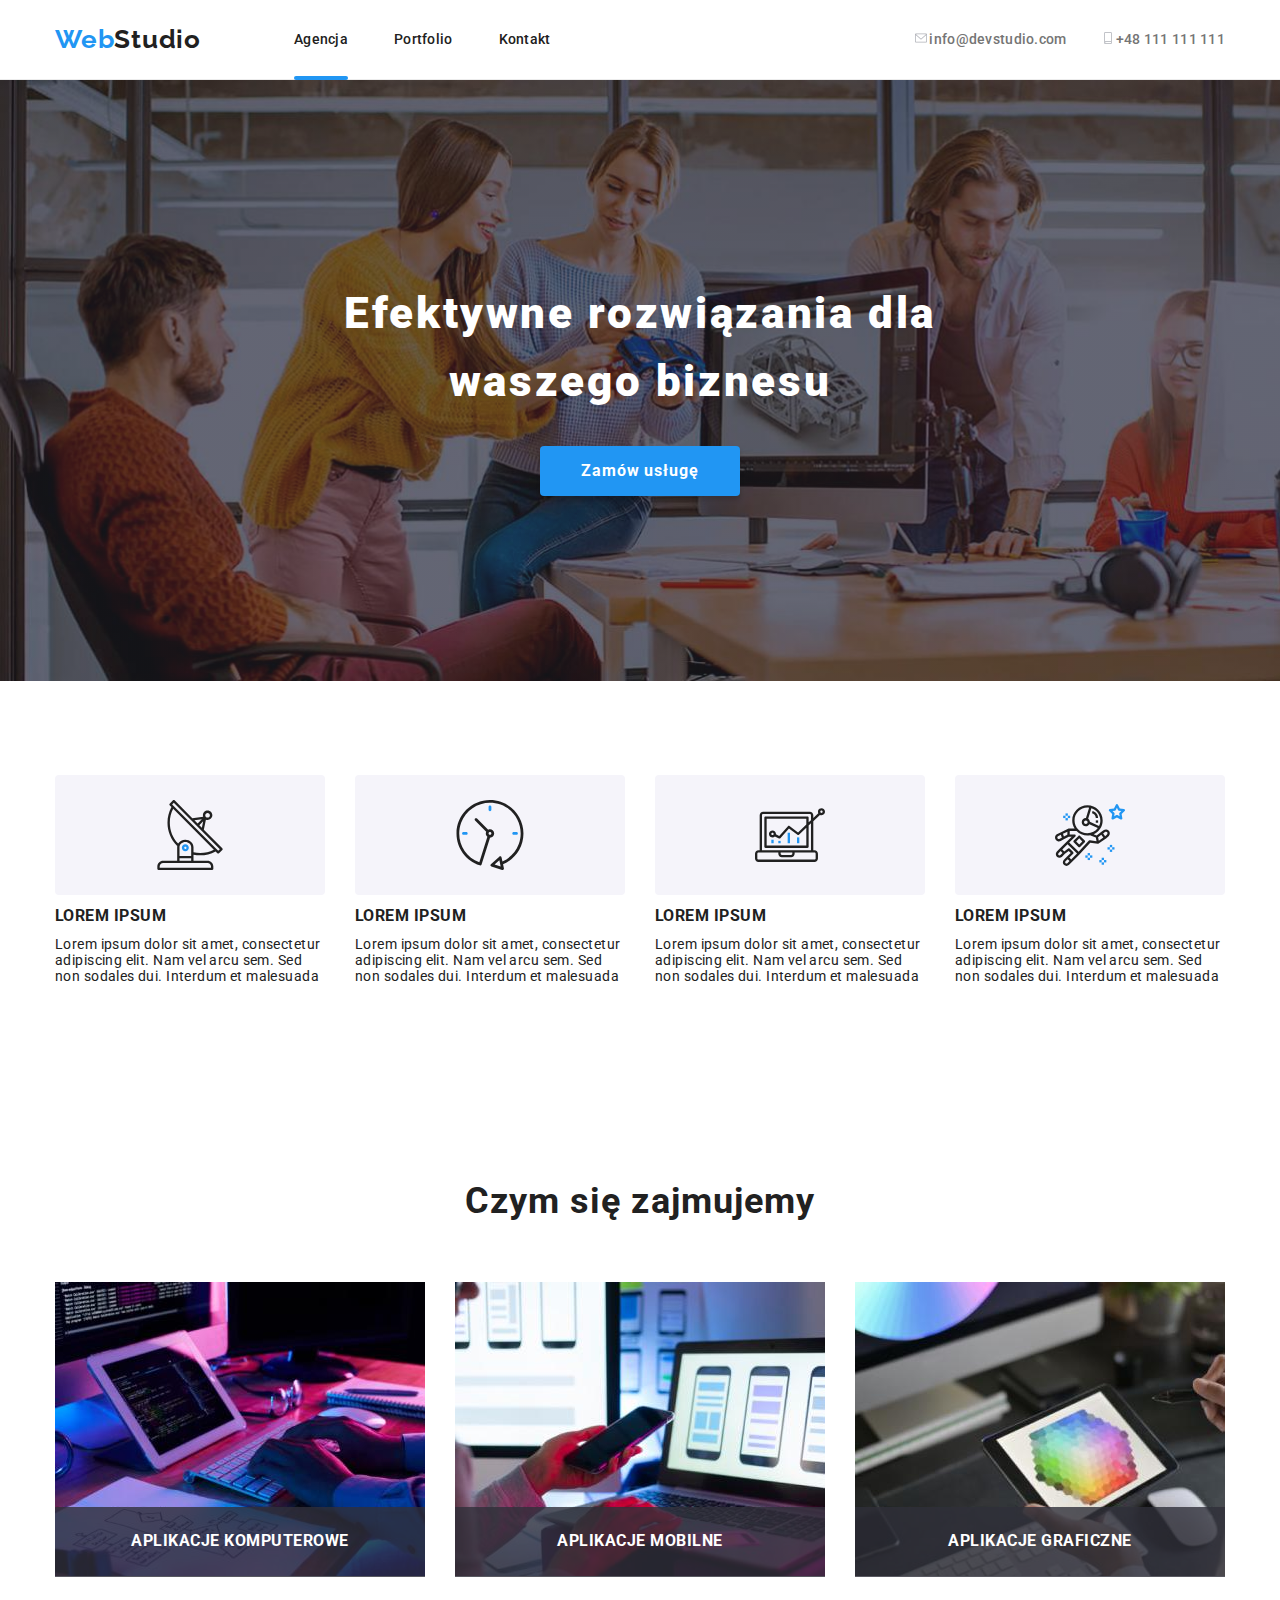
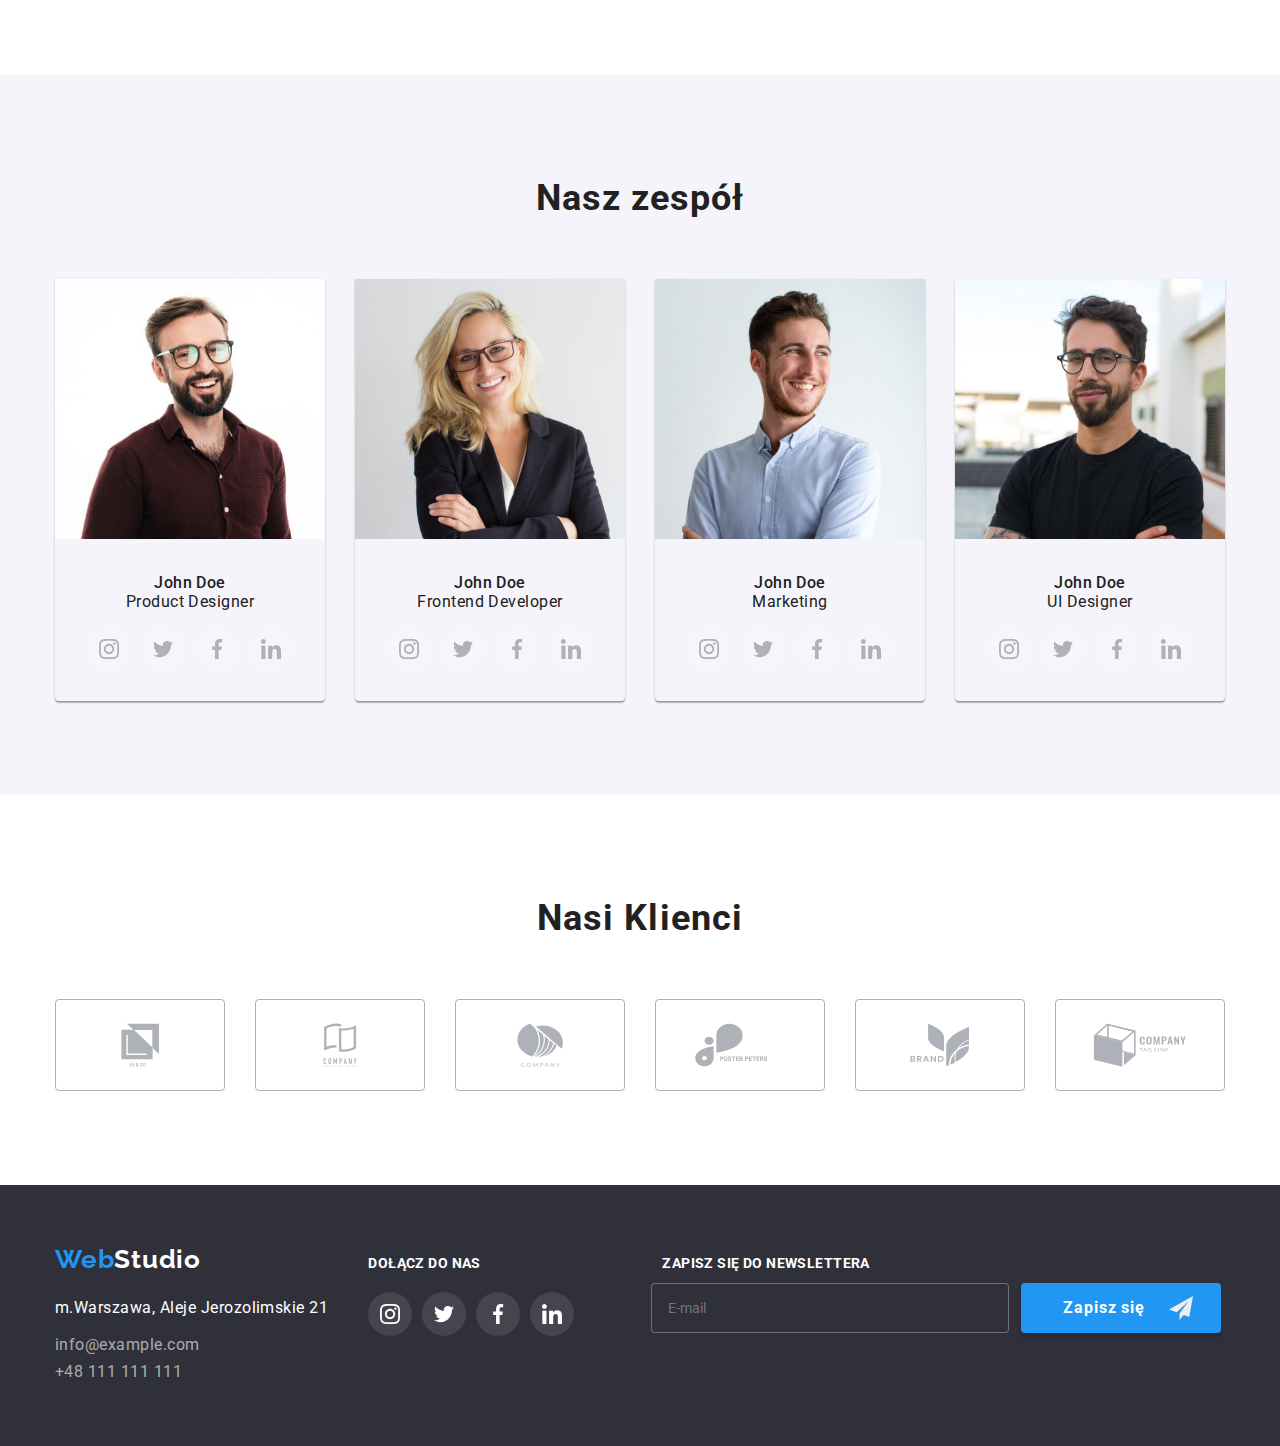
<file: index.html>
<!DOCTYPE html>
<html lang="en">
<head>
    <meta charset="UTF-8">
    <meta http-equiv="X-UA-Compatible" content="IE=edge">
    <meta name="viewport" content="width=device-width, initial-scale=1.0">
    <title>Webstudio</title>
    <link rel="stylesheet" href="https://cdnjs.cloudflare.com/ajax/libs/modern-normalize/1.0.0/modern-normalize.min.css"/>
    <link rel="stylesheet" href="css/main.min.css" type="text/css" media="all">
    <link rel="preconnect" href="https://fonts.googleapis.com">
    
<link rel="preconnect" href="https://fonts.gstatic.com" crossorigin>
<link href="https://fonts.googleapis.com/css2?family=Open+Sans:ital,wght@0,700;1,400&family=Raleway:wght@700&family=Roboto:wght@400;500;700;900&display=swap" rel="stylesheet">
</head>
<body>
    
     
        <header class="header">
            <div class="container">
                <nav class="navigation">
                    <ul class="navigation__list">
                    <li> 
                        <a  class="logo" href="./index.html" alt="logotype page"> <span class="logo-blue">Web</span>Studio</a></li>
                        <li>
                            <a  class="navigation__link index-link" href="./index.html"> Agencja</a></li>
                        <li>
                            <a  class="navigation__link" href="./portfolio.html">Portfolio</a></li>
                        <li>
                            <a  class="navigation__link" href="#"> Kontakt</a></li>
                    </ul>
                </nav>
                <div class="header-adress">
                                                  
                            <a class=header-adress__link href="mailto:info@devstrudio.com">
                                <svg class="envelope" width="16" height="12">
                                    <use href="./images/sprite.svg#icon-envelope"></use></svg>info@devstudio.com</a>
                                
                                                             
                            <a class=header-adress__link href="tel:+48111111111">
                                <svg class="smartphone" width="16" height="12">
                                    <use href="./images/sprite.svg#icon-smartphone"></use></svg>+48 111 111 111</a> 
                               
                     
                 </div>
            </div>  
        </header>
         
        <main>
            <section class="hero section">
                <div class="container">
                <h1 class="hero__title">Efektywne rozwiązania
                    dla waszego biznesu</h1>
                <input class="button" type="button" value="Zamów usługę" data-modal-open>
                </div>
            </section>
            <section class="lorem section">
                <div class="container">
                    
                
                    <ul class="lorem-list">
                        
                        <li class="lorem-list__element">
                            <div class="lorem-list__background">
                                <svg class="icon-antena" witdh="65" height="70">
                                    <use href="./images/sprite.svg#icon-antena"></use>
        
                                </svg>
                            </div>
                            <h3 class="lorem-ipsum__header">Lorem Ipsum</h3> 
                            <p class="lorem-ipsum__text">Lorem ipsum dolor sit amet, consectetur  
                            adipiscing elit. Nam vel arcu sem. Sed 
                            non sodales dui. Interdum et malesuada</p> 
                        </li>
                        
                        <li class="lorem-list__element">
                            
                            <div class="lorem-list__background">
                                <svg class="icon-clock" witdh="65" height="70">
                                    <use href="./images/sprite.svg#icon-clock"></use>
        
                                </svg>
                            </div>
                            <h3 class="lorem-ipsum__header">Lorem Ipsum</h3> 
                            <p class="lorem-ipsum__text">Lorem ipsum dolor sit amet, consectetur  
                            adipiscing elit. Nam vel arcu sem. Sed 
                            non sodales dui. Interdum et malesuada</p>
                        </li>
                        
                        <li class="lorem-list__element">
                            <div class="lorem-list__background">
                                <svg class="icon-diagram" witdh="65" height="70">
                                    <use href="./images/sprite.svg#icon-diagram"></use>
        
                                </svg>
                            </div>
                            <h3 class="lorem-ipsum__header">Lorem Ipsum</h3> 
                            <p class="lorem-ipsum__text">Lorem ipsum dolor sit amet, consectetur  
                            adipiscing elit. Nam vel arcu sem. Sed 
                            non sodales dui. Interdum et malesuada</p> 
                        </li>
                        
                        <li class="lorem-list__element">
                            <div class="lorem-list__background">
                                <svg class="icon-astronaut" witdh="65" height="70">
                                    <use href="./images/sprite.svg#icon-astronaut"></use>
        
                                </svg>
                            </div>
                            <h3 class="lorem-ipsum__header">Lorem Ipsum</h3> 
                            <p class="lorem-ipsum__text">Lorem ipsum dolor sit amet, consectetur  
                            adipiscing elit. Nam vel arcu sem. Sed 
                            non sodales dui. Interdum et malesuada</p>
                        </li>
                    </ul>
                </div>
            </section>
            <section class="work section">
                <div class="container">
                <h2 class="work__header">Czym się zajmujemy</h2>
                    <ul class="work-list list">
                        <li class="work-list__image"><img src="images/img1.1.jpg" width="370" height="294" alt="working on data"/>
                            <p class="work-img__description">aplikacje komputerowe</p>    
                        </li>
                        <li class="work-list__image"><img src="images/img1.2.jpg" width="370" height="294" alt="making a mobile apps"/><p class="work-img__description">aplikacje mobilne</p>  </li>
                        
                        <li class="work-list__image"><img src="images/img1.3.jpg" width="370" height="294" alt="creating the final appearance of the application"/><p class="work-img__description">aplikacje graficzne</p>  </li>
                    </ul>
                </div>
            </section>
            
            <section class="team section">
                <div class="container">
                    <h2 class="team-header">Nasz zespół</h2>
                        <ul class="team-list list">
                            <li class="team__card">
                               
                                    <img src="images/img2.1.jpg" width="270" height="260" alt="photo of John Doe, product designer"/>
                                <div class="team-list__figure">
                                        <h3 class="team-list__name">John Doe</h3>
                                        <p class="team-list__position">Product Designer</p>
                                    <ul class="social-list list">
                                        <li>
                                            <a class="social-list__link" href="#">
                                                <svg class="social-icon" witdh="20" height="20">
                                                <use href="./images/sprite.svg#icon-instagram"></use>
                    
                                                </svg>
                                            </a>
                                        </li>
                                        <li>
                                            <a class="social-list__link" href="#">
                                                <svg class="social-icon" witdh="20" height="20">
                                                <use href="./images/sprite.svg#icon-twitter"></use>
                    
                                                </svg>
                                            </a>
                                        </li>
                                        <li>
                                            <a class="social-list__link" href="#">
                                                <svg class="social-icon" witdh="20" height="20">
                                                <use href="./images/sprite.svg#icon-facebook"></use>
                    
                                                </svg>
                                            </a>
                                        </li>
                                        <li>
                                            <a class="social-list__link" href="#">
                                                <svg class="social-icon" witdh="20" height="20">
                                                <use href="./images/sprite.svg#icon-linkedin"></use>
                    
                                                </svg>
                                            </a>
                                        </li>
                                        
                                    </ul>    
                                </div> 
                                    
                                        
                                    
                            </li> 
                            
                                
                                <li class="team__card">
                                    
                                    <img src="images/img2.2.jpg" width="270" height="260" alt="photo of John Doe, frontedn developer"/>
                                        <div class="team-list__figure">
                                                <h3 class="team-list__name">John Doe</h3>
                                                <p class="team-list__position">Frontend Developer</p>
                                                <ul class="social-list list">
                                                    <li>
                                                        <a class="social-list__link" href="#">
                                                            <svg class="social-icon" witdh="20" height="20">
                                                            <use href="./images/sprite.svg#icon-instagram"></use>
                                
                                                            </svg>
                                                        </a>
                                                    </li>
                                                    <li>
                                                        <a class="social-list__link" href="#">
                                                            <svg class="social-icon" witdh="20" height="20">
                                                            <use href="./images/sprite.svg#icon-twitter"></use>
                                
                                                            </svg>
                                                        </a>
                                                    </li>
                                                    <li>
                                                        <a class="social-list__link" href="#">
                                                            <svg class="social-icon" witdh="20" height="20">
                                                            <use href="./images/sprite.svg#icon-facebook"></use>
                                
                                                            </svg>
                                                        </a>
                                                    </li>
                                                    <li>
                                                        <a class="social-list__link" href="#">
                                                            <svg class="social-icon" witdh="20" height="20">
                                                            <use href="./images/sprite.svg#icon-linkedin"></use>
                                
                                                            </svg>
                                                        </a>
                                                    </li>
                                                    
                                                </ul>    
                                        </div> 
                                    </li>
                                <li class="team__card">
                                        <img src="images/img2.3.jpg" width="270" height="260" alt="photo of John Doe, marketing"/>
                                        <div class="team-list__figure">
                                            <h3 class="team-list__name">John Doe</h3>
                                            <p class="team-list__position">Marketing</p>
                                            <ul class="social-list list">
                                                <li>
                                                    <a class="social-list__link" href="#">
                                                        <svg class="social-icon" witdh="20" height="20">
                                                        <use href="./images/sprite.svg#icon-instagram"></use>
                            
                                                        </svg>
                                                    </a>
                                                </li>
                                                <li>
                                                    <a class="social-list__link" href="#">
                                                        <svg class="social-icon" witdh="20" height="20">
                                                        <use href="./images/sprite.svg#icon-twitter"></use>
                            
                                                        </svg>
                                                    </a>
                                                </li>
                                                <li>
                                                    <a class="social-list__link" href="#">
                                                        <svg class="social-icon" witdh="20" height="20">
                                                        <use href="./images/sprite.svg#icon-facebook"></use>
                            
                                                        </svg>
                                                    </a>
                                                </li>
                                                <li>
                                                    <a class="social-list__link" href="#">
                                                        <svg class="social-icon" witdh="20" height="20">
                                                        <use href="./images/sprite.svg#icon-linkedin"></use>
                            
                                                        </svg>
                                                    </a>
                                                </li>
                                                
                                            </ul>    
                                    </div> 
                                            
                                        </li>
                                    <li class="team__card">
                                        <img src="images/img2.4.jpg" width="270" height="260" alt="photo of John Doe, UI designer"/>
                                        <div class="team-list__figure">
                                            <h3 class="team-list__name">John Doe</h3>
                                            <p class="team-list__position">UI Designer</p>
                                            <ul class="social-list list">
                                                <li>
                                                    <a class="social-list__link" href="#">
                                                        <svg class="social-icon" witdh="20" height="20">
                                                        <use href="./images/sprite.svg#icon-instagram"></use>
                            
                                                        </svg>
                                                    </a>
                                                </li>
                                                <li>
                                                    <a class="social-list__link" href="#">
                                                        <svg class="social-icon" witdh="20" height="20">
                                                        <use href="./images/sprite.svg#icon-twitter"></use>
                            
                                                        </svg>
                                                    </a>
                                                </li>
                                                <li>
                                                    <a class="social-list__link" href="#">
                                                        <svg class="social-icon" witdh="20" height="20">
                                                        <use href="./images/sprite.svg#icon-facebook"></use>
                            
                                                        </svg>
                                                    </a>
                                                </li>
                                                <li>
                                                    <a class="social-list__link" href="#">
                                                        <svg class="social-icon" witdh="20" height="20">
                                                        <use href="./images/sprite.svg#icon-linkedin"></use>
                            
                                                        </svg>
                                                    </a>
                                                </li>
                                                
                                            </ul>    
                                    </div> 
                                        </li>
                        </ul>
               </div>
            </section>


        </main>

        <section class="customers section">
            <div class="container">
                <h2>Nasi Klienci</h2>
                 <ul class="customers-list list">
                     <li class="customers-list__card">
                        <a class="customers-list__link" href="#">
                            <svg class="customers-icon" witdh="94" height="44">
                            <use href="./images/sprite.svg#icon-group1"></use>
        
                            </svg>
                        </a>
                    </li>
                    <li class="customers-list__card">
                        <a class="customers-list__link" href="#">
                            <svg class="customers-icon" witdh="94" height="44">
                            <use href="./images/sprite.svg#icon-group2"></use>
        
                            </svg>
                        </a>
                    </li>
                    <li class="customers-list__card">
                        <a class="customers-list__link" href="#">
                            <svg class="customers-icon" witdh="94" height="44">
                            <use href="./images/sprite.svg#icon-group3"></use>
        
                            </svg>
                        </a>
                    </li>
                    <li class="customers-list__card">
                        <a class="customers-list__link" href="#">
                            <svg class="customers-icon" witdh="94" height="44">
                            <use href="./images/sprite.svg#icon-group4"></use>
        
                            </svg>
                        </a>
                    </li>
                    <li class="customers-list__card">
                        <a class="customers-list__link" href="#">
                            <svg class="customers-icon" witdh="94" height="44">
                            <use href="./images/sprite.svg#icon-group5"></use>
        
                            </svg>
                        </a>
                    </li>
                    <li class="customers-list__card">
                        <a class="customers-list__link" href="#">
                            <svg class="customers-icon" witdh="94" height="44">
                            <use href="./images/sprite.svg#icon-group6"></use>
        
                            </svg>
                        </a>
                    </li>





                 </ul>
            
            
            
            </div>



        </section>
        
        <footer class="footer">
            <div class="container">
                <div class="footer-contact">
                    <a class="footer-contact__logo" href="./index.html" class="navigation__link" alt="logotype page"> <span class="logo-blue">Web</span>Studio</a>
                    <p class="footer-contact__adress">m.Warszawa, Aleje Jerozolimskie 21</p>
                    <address>
                    <a class=footer-contact__link href="mailto:info@example.com">info@example.com</a><br/>
                    <a class=footer-contact__link href="tel:+48111111111">+48 111 111 111</a>
                    </address>
                </div>
                    
                    <div class="footer-social"> 
                        <h4 class="footer-social__title">Dołącz do nas</h4>
                        <ul class="footer-social__list list">
                            <li>
                                <a class="footer-social__link" href="#">
                                    <svg class="footer-social__icon" witdh="20" height="20">
                                    <use href="./images/sprite.svg#icon-instagram"></use>

                                    </svg>
                                </a>
                            </li>
                            <li>
                                <a class="footer-social__link" href="#">
                                    <svg class="footer-social__icon" witdh="20" height="20">
                                    <use href="./images/sprite.svg#icon-twitter"></use>

                                    </svg>
                                </a>
                            </li>
                            <li>
                                <a class="footer-social__link" href="#">
                                    <svg class="footer-social__icon" witdh="20" height="20">
                                    <use href="./images/sprite.svg#icon-facebook"></use>

                                    </svg>
                                </a>
                            </li>
                            <li>
                                <a class="footer-social__link" href="#">
                                    <svg class="footer-social__icon" witdh="20" height="20">
                                    <use href="./images/sprite.svg#icon-linkedin"></use>

                                    </svg>
                                </a>
                            </li>
                            
                        </ul>
                    </div> 
                    <div class="footer-form-wrapper">
                        <h4 class="footer-title">Zapisz się do newslettera</h4>
                    <form class="footer__form">
                        
                        <label class="footer__form-field">
                            <input class="footer__form-input" type="email" name="footer-form-mail" placeholder="E-mail">

                        </label>
                    
                        <button class="footer__button" type="submit">Zapisz się
                        <svg for="footer__button" class="footer__form-icon" witdh="16" height="16">
                            <use href="./images/sprite.svg#icon-icon-send"></use>

                            </svg>
                        </button>
                    </div>
                    </form>
                
            </div>    
        </footer>
        <div class="backdrop is-hidden" data-modal>
            <div class="modal">
                <h4 class="modal-form__title">Zostaw swoje dane w formularzu poniżej</h4>
                <Form action="#" class="modal-form">
                    <label for="" class="modal-form__field">
                        Imie
                        <span class="modal-form__wrapper">
                            
                        <input class="modal-form__input" type="text" name="modal-form-username"> 
                        <svg class="modal-form__icon" witdh="16" height="16">
                            <use href="./images/sprite.svg#icon-Vector-2"></use>

                            </svg>
                        </span>
                    </label>
                    <label class="modal-form__field">
                        Telefon
                        <span class="modal-form__wrapper">
                          
                            <input class="modal-form__input" type="tel" name="modal-form-telephone">
                            <svg class="modal-form__icon" witdh="16" height="16">
                                <use href="./images/sprite.svg#icon-Vector-1"></use>
    
                                </svg>
                            </span>
                    </label>
                    <label class="modal-form__field">
                        Email
                        <span class="modal-form__wrapper">
                            
                            <input class="modal-form__input" class="mail" name="modal-form-mail">
                            <svg class="modal-form__icon" witdh="16" height="16">
                                <use href="./images/sprite.svg#icon-Vector"></use>
    
                                </svg>

                        </span>

                    </label>
                    <label class="modal-form__field">
                        Komentarz
                        <textarea class="modal-form__message" name="modal-form-user_meassage" placeholder="Wprowadź tekst"></textarea>

                    </label>
                    <input id="user-policy" class="visually-hidden" type="checkbox" name="user_policy" value="accept-policy">
                    <label for="user-policy" class="modal__form-policy-text">
                       Wyrażam zgodę na <a class="user-policy__link" href="#"> Regulamin</a> i <a class="user-policy__link" href="#">Politykę Prywatności</a>
                    </label>
                </Form>

                <input class="form__button" type="button" value="Wyślij">
                
                <button type="button" class="close-btn" data-modal-close>
                    <svg width="11px" height="11px">
                        <use href="./images/sprite.svg#icon-close"></use>
                    </svg>

                </button>

            </div>


        </div>
    <script src="./js/modal.js"></script> 
</body>

</html>
</file>
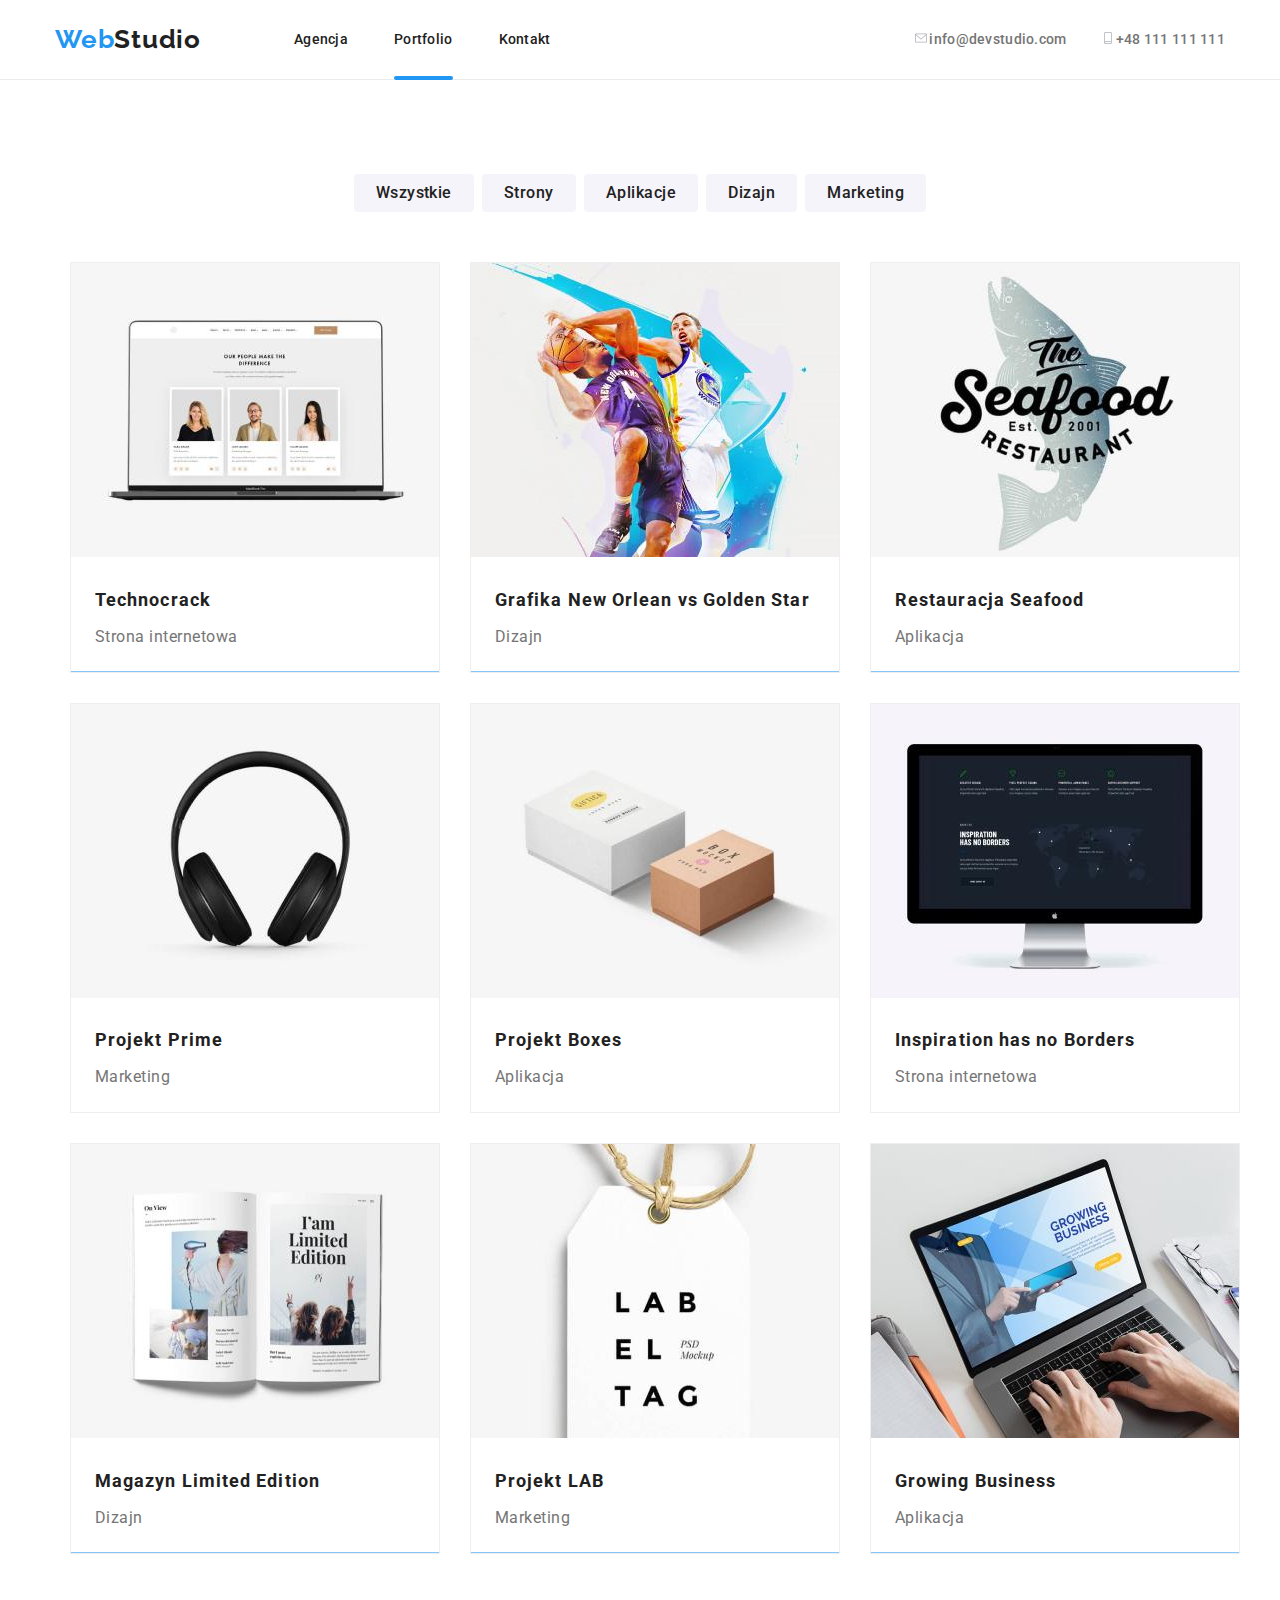
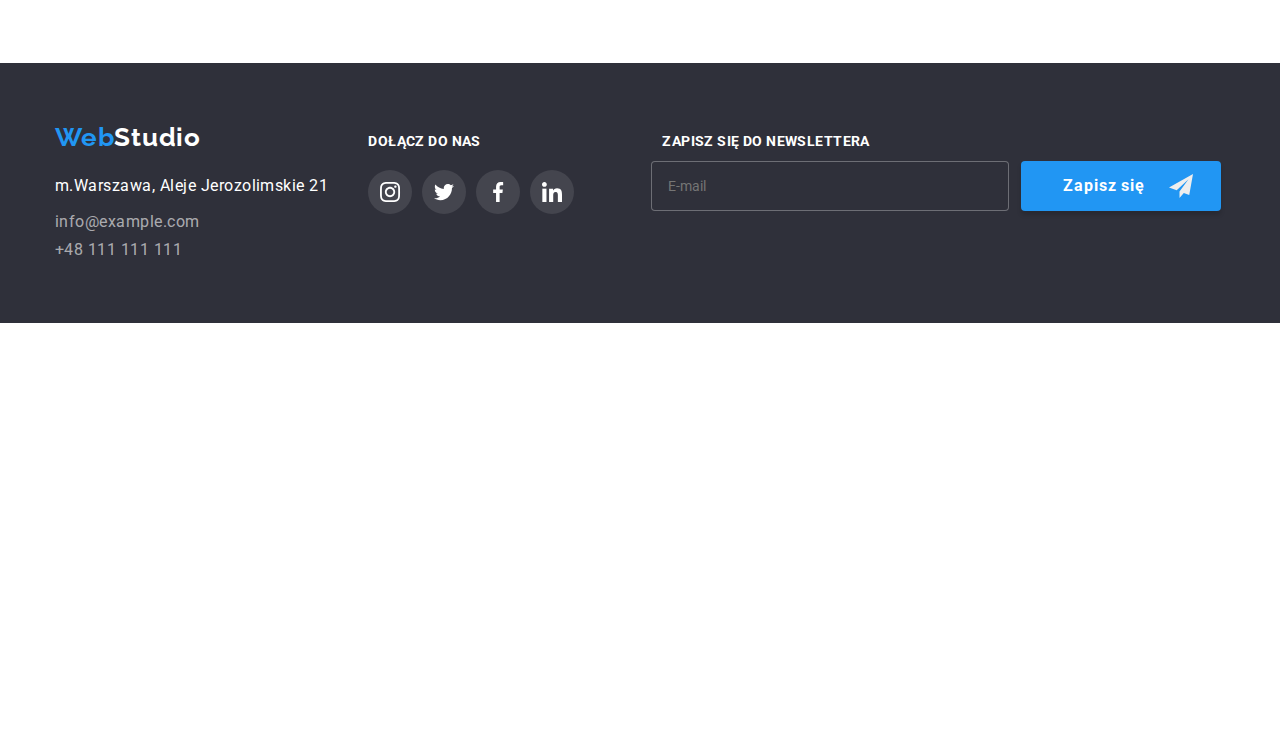
<file: portfolio.html>
<!DOCTYPE html>
<html lang="en">
<head>
    <meta charset="UTF-8">
    <meta http-equiv="X-UA-Compatible" content="IE=edge">
    <meta name="viewport" content="width=device-width, initial-scale=1.0">
    <title>Portfolio</title>
    <link rel="stylesheet" href="https://cdnjs.cloudflare.com/ajax/libs/modern-normalize/1.0.0/modern-normalize.min.css"/>
    <link rel="stylesheet" href="css/main.min.css">
    <link rel="stylesheet" href="https://cdnjs.cloudflare.com/ajax/libs/animate.css/4.1.1/animate.min.css"/>
    <link rel="preconnect" href="https://fonts.googleapis.com">
<link rel="preconnect" href="https://fonts.gstatic.com" crossorigin>
<link href="https://fonts.googleapis.com/css2?family=Open+Sans:ital,wght@0,700;1,400&family=Raleway:wght@700&family=Roboto:wght@400;500;700;900&display=swap" rel="stylesheet">
</head>
<body>
    <header class="header">
        <div class="container">
            <nav class="nagivation">
                <ul class="navigation__list">
                <li> 
                    <a  class="logo" href="./index.html" alt="logotype page"> <span class="logo-blue">Web</span>Studio</a></li>
                    <li>
                        <a  class="navigation__link" href="./index.html"> Agencja</a></li>
                    <li>
                        <a  class="navigation__link portfolio-link" href="./portfolio.html">Portfolio</a></li>
                    <li>
                        <a  class="navigation__link" href="#"> Kontakt</a></li>
                </ul>
            </nav>
            <div class="header-adress">
                                                  
                <a class=header-adress__link  href="mailto:info@devstrudio.com">
                    <svg class="envelope" width="16" height="12">
                        <use href="./images/sprite.svg#icon-envelope"></use></svg>info@devstudio.com</a>
                    
                                                 
                <a class=header-adress__link href="tel:+48111111111">
                    <svg class="smartphone" width="16" height="12">
                        <use href="./images/sprite.svg#icon-smartphone"></use></svg>+48 111 111 111</a> 
                   
         
     </div>
        </div>  
    </header>
     <main>
         
        <section class="filtr section">
            <div class="container">
                <ul class="buttons-list list">
                    <li class="buttons-list__item"><button class="buttons-list__button" type="button">Wszystkie</button></li> 
                    <li class="buttons-list__item"><button class="buttons-list__button" type="button">Strony</button></li> 
                    <li class="buttons-list__item"><button class="buttons-list__button" type="button">Aplikacje</button></li> 
                    <li class="buttons-list__item"><button class="buttons-list__button" type="button">Dizajn</button></li> 
                    <li class="buttons-list__item"><button class="buttons-list__button" type="button">Marketing</button></li> 
                </ul>
        <!-- portfolio-images
             -->
                <ul class="projects-list list">
                   
                    <li class="projects-list__card">
                        <div class="projects-list__box">
                        <img src="images/1.technocrack.jpg" width="370" height="294" alt="The look of the Technocrack website"/>
                            
                            <p class="projects-list__company">Technocrack</p>
                            <p class="projects-list__project">Strona internetowa</p>
                            
                        
                            <div class="projects-list__description"><p>Technocrack jest popularną platformą wykorzystywaną do rozpowszechniania koronawirusa. Firmy wykorzystują tę platformę do celów szpiegowskich i ataków na niezabezpieczone serwery konkurencji</p></div>
                        </div>  
                    </li>
                    
                    
                    <li class="projects-list__card">
                        <div class="projects-list__box">
                            <img src="images/2.neworlean.jpg" width="370" height="294" alt="Graphic of basketball players"/>
                                
                                <p class="projects-list__company">Grafika New Orlean vs Golden Star</p>
                                <p class="projects-list__project">Dizajn</p>
                            <div class="projects-list__description">Technocrack jest popularną platformą wykorzystywaną do rozpowszechniania koronawirusa. Firmy wykorzystują tę platformę do celów szpiegowskich i ataków na niezabezpieczone serwery konkurencji</div>
                        </div>
                    </li>
                    <li class="projects-list__card">
                        <div class="projects-list__box">
                            <img src="images/3.seafood.jpg" width="370" height="294" alt="Logo of the seafood restaurant"/>
                                
                                <p class="projects-list__company">Restauracja Seafood</p>
                                <p class="projects-list__project">Aplikacja</p>
                                <div class="projects-list__description">Technocrack jest popularną platformą wykorzystywaną do rozpowszechniania koronawirusa. Firmy wykorzystują tę platformę do celów szpiegowskich i ataków na niezabezpieczone serwery konkurencji</div>
                        </div>
                    </li>
                    <li class="projects-list__card">
                        <div class="projects-list__box">
                            <img src="images/4.prime.jpg" width="370" height="294" alt="Headphones"/>
                            
                            <p class="projects-list__company">Projekt Prime</p>
                            <p class="projects-list__project">Marketing</p>
                            <div class="projects-list__description">Technocrack jest popularną platformą wykorzystywaną do rozpowszechniania koronawirusa. Firmy wykorzystują tę platformę do celów szpiegowskich i ataków na niezabezpieczone serwery konkurencji</div>
                        </div>
                    </li>
                    <li class="projects-list__card">
                        <div class="projects-list__box">
                            <img src="images/5.boxes.jpg" width="370" height="294" alt="Boxes"/>
                           
                            <p class="projects-list__company">Projekt Boxes</p>
                            <p class="projects-list__project">Aplikacja</p>
                            <div class="projects-list__description">Technocrack jest popularną platformą wykorzystywaną do rozpowszechniania koronawirusa. Firmy wykorzystują tę platformę do celów szpiegowskich i ataków na niezabezpieczone serwery konkurencji</div>
                        </div>
                    </li>
                    <li class="projects-list__card">
                        <div class="projects-list__box">
                        <img src="images/6.inspiration.jpg" width="370" height="294" alt="The look of the Inspirations Has no borders website"/>
                            
                            <p class="projects-list__company">Inspiration has no Borders</p>
                            <p class="projects-list__project">Strona internetowa</p>
                            <div class="projects-list__description">Technocrack jest popularną platformą wykorzystywaną do rozpowszechniania koronawirusa. Firmy wykorzystują tę platformę do celów szpiegowskich i ataków na niezabezpieczone serwery konkurencji</div>
                        </div>
                    </li>
                    <li class="projects-list__card">
                        <div class="projects-list__box">
                            <img src="images/7.magazine.jpg" width="370" height="294" alt="wThe look of the Magazyn Limited Edition"/>
                            
                            <p class="projects-list__company">Magazyn Limited Edition</p>
                            <p class="projects-list__project">Dizajn</p>
                            <div class="projects-list__description">Technocrack jest popularną platformą wykorzystywaną do rozpowszechniania koronawirusa. Firmy wykorzystują tę platformę do celów szpiegowskich i ataków na niezabezpieczone serwery konkurencji</div>
                        </div>
                    </li>
                    <li class="projects-list__card">
                        <div class="projects-list__box">
                            <img src="images/8.lab.jpg" width="370" height="294" alt="The tag of the Projekt LAB"/>
                            
                            <p class="projects-list__company">Projekt LAB</p>
                            <p class="projects-list__project">Marketing</p>
                            <div class="projects-list__description">Technocrack jest popularną platformą wykorzystywaną do rozpowszechniania koronawirusa. Firmy wykorzystują tę platformę do celów szpiegowskich i ataków na niezabezpieczone serwery konkurencji</div>
                        </div>
                    </li>
                    <li class="projects-list__card">
                        <div class="projects-list__box">
                            <img src="images/9.business.jpg" width="370" height="294" alt="The look of the growing business website"/>
                           
                            <p class="projects-list__company">Growing Business</p>
                            <p class="projects-list__project">Aplikacja</p>
                            <div class="projects-list__description">Technocrack jest popularną platformą wykorzystywaną do rozpowszechniania koronawirusa. Firmy wykorzystują tę platformę do celów szpiegowskich i ataków na niezabezpieczone serwery konkurencji</div>
                        </div>
                    </li>
                    
                </ul>
                <!-- END portfolio-images
             -->
            </div>

        </section>

     </main>
    
     <footer class="footer">
        <div class="container">
            <div class="footer-contact">
                <a class="footer-contact__logo" href="./index.html" class="navigation__link" alt="logotype page"> <span class="logo-blue">Web</span>Studio</a>
                <p class="footer-contact__adress">m.Warszawa, Aleje Jerozolimskie 21</p>
                <address>
                <a class=footer-contact__link href="mailto:info@example.com">info@example.com</a><br/>
                <a class=footer-contact__link href="tel:+48111111111">+48 111 111 111</a>
                </address>
            </div>
                
                <div class="footer-social"> 
                    <h4 class="footer-social__title">Dołącz do nas</h4>
                    <ul class="footer-social__list list">
                        <li>
                            <a class="footer-social__link" href="#">
                                <svg class="footer-social__icon" witdh="20" height="20">
                                <use href="./images/sprite.svg#icon-instagram"></use>

                                </svg>
                            </a>
                        </li>
                        <li>
                            <a class="footer-social__link" href="#">
                                <svg class="footer-social__icon" witdh="20" height="20">
                                <use href="./images/sprite.svg#icon-twitter"></use>

                                </svg>
                            </a>
                        </li>
                        <li>
                            <a class="footer-social__link" href="#">
                                <svg class="footer-social__icon" witdh="20" height="20">
                                <use href="./images/sprite.svg#icon-facebook"></use>

                                </svg>
                            </a>
                        </li>
                        <li>
                            <a class="footer-social__link" href="#">
                                <svg class="footer-social__icon" witdh="20" height="20">
                                <use href="./images/sprite.svg#icon-linkedin"></use>

                                </svg>
                            </a>
                        </li>
                        
                    </ul>
                </div> 
                <div class="footer-form-wrapper">
                    <h4 class="footer-title">Zapisz się do newslettera</h4>
                <form class="footer__form">
                    
                    <label class="footer__form-field">
                        <input class="footer__form-input" type="email" name="footer-form-mail" placeholder="E-mail">

                    </label>
                
                    <button class="footer__button" type="submit">Zapisz się
                    <svg for="footer__button" class="footer__form-icon" witdh="16" height="16">
                        <use href="./images/sprite.svg#icon-icon-send"></use>

                        </svg>
                    </button>
                </div>
                </form>
            
        </div>    
    </footer>
</body>
</html>
</file>
<file: css/main.min.css>
.visually-hidden{position:absolute !important;clip:rect(1px 1px 1px 1px);clip:rect(1px, 1px, 1px, 1px);padding:0 !important;border:0 !important;height:1px !important;width:1px !important;overflow:hidden}:root{--main-font:'Roboto', sans-serif;--secondary-font:'Raleway', sans-serif;--main-color:#212121;--secondary-color:#2196F3}body{font-family:var(--main-font);color:var(--main-color);max-width:1600px;height:2349px;margin-left:auto;margin-right:auto}h1,h2,h3,h4,h5,h6,figure{margin:0;padding:0}ul,ol li{margin:0;padding:0}p{padding:0;margin:0}.list{list-style:none}.container{width:1200px;margin-left:auto;margin-right:auto;padding-left:15px;padding-right:15px}.section{padding-bottom:94px;padding-top:94px}.logo{font-family:var(--secondary-font);font-weight:700;line-height:1.13;font-size:26px;letter-spacing:0.03em;text-decoration:none;color:var(--main-color);margin-right:93px;transition:250ms cubic-bezier(0.4, 0, 0.2, 1)}.logo:hover{opacity:0.8;cursor:pointer}.logo-blue{color:var(--secondary-color)}.header{max-width:1600px;margin-left:auto;margin-right:auto;border-bottom:1px solid #ececec}.header .container{justify-content:space-between;align-items:center;padding-bottom:25px;padding-top:25px}.navigation{display:flex;align-items:center}.navigation__list{display:flex;list-style:none;padding:0;align-items:center}.navigation__list :nth-child(2),.navigation__list :nth-child(3){margin-right:46px}.navigation__link{color:var(--main-color);text-decoration:none;line-height:1.142;letter-spacing:0.02em;transition:250ms cubic-bezier(0.4, 0, 0.2, 1)}.navigation__link:hover,.navigation__link:focus{color:var(--secondary-color);fill:var(--secondary-color);cursor:pointer}.index-link{position:relative}.index-link::after{content:"";display:block;position:absolute;width:100%;height:4px;width:100%;top:45px;background-color:var(--secondary-color);border-radius:2px}.header .container{display:flex;align-items:center;justify-content:space-between}.header,.header-adress__link{font-weight:500;font-size:14px;line-height:1.333;letter-spacing:0.02em}.header-adress__link{fill:#afb1b8;transition:250ms cubic-bezier(0.4, 0, 0.2, 1)}.header-adress{margin-left:350px}.header-adress__link{color:#757575;text-decoration:none;line-height:1.142;letter-spacing:0.02em}.header-adress__link:only-child(3){margin-left:50px}.header-adress__link:hover,.header-adress__link:focus{color:var(--secondary-color);fill:var(--secondary-color);cursor:pointer}.smartphone{margin-left:30px}hero{max-width:1600px;display:flex;margin-left:auto;margin-right:auto}.hero .container{max-width:696px;text-align:center;margin-right:auto;margin-left:auto}.hero__title{font-weight:900;font-size:44px;line-height:1.545;letter-spacing:0.06em;color:#ffffff;text-align:center;margin-left:auto;margin-right:auto;margin-bottom:30px}.hero{padding-top:200px;padding-bottom:185px;background-image:linear-gradient(rgba(47,48,58,0.4), rgba(47,48,58,0.4)),url(../images/main.jpg);background-size:cover;background-repeat:no-repeat}.button{font-family:var(--main-font);display:block;margin-right:auto;margin-left:auto;padding:10px 41px;font-weight:700;font-size:16px;line-height:1.875;align-items:center;text-align:center;letter-spacing:0.06em;color:#ffffff;background-color:var(--secondary-color);border-style:none;box-shadow:0px 4px 4px rgba(0,0,0,0.15);border-radius:4px;cursor:pointer;transition:250ms cubic-bezier(0.4, 0, 0.2, 1)}.button:hover{background-color:#1085e2;cursor:pointer}.modal{position:absolute;top:50%;left:50%;background-color:#ffffff;transform:translate(-50%, -50%);width:520px;min-height:581px;scale:var(--main-color);padding-left:40px;padding-right:40px}.backdrop{position:fixed;left:0;top:0;width:100%;height:100%;background:rgba(0,0,0,0.2);box-shadow:0px 1px 3px rgba(0,0,0,0.12),0px 1px 1px rgba(0,0,0,0.14),0px 2px 1px rgba(0,0,0,0.2);border-radius:4px;transition:opacity 250ms cubic-bezier(0.4, 0, 0.2, 1);color:#757575}.is-hidden{opacity:0;pointer-events:none}.close-btn{color:#fff;background:#FFFFFF;position:absolute;border-radius:50%;border:1px solid rgba(0,0,0,0.1);top:0;right:0;margin-top:8px;margin-right:8px;cursor:pointer;transition:250ms cubic-bezier(0.4, 0, 0.2, 1)}.close-btn:hover{opacity:0.7}.modal-form__field{display:flex;flex-direction:column;margin-top:28px}.modal-form__wrapper{position:relative;width:100%;display:block;margin-top:4px}.modal-form__message{resize:none;max-width:448px;height:120px;margin-top:4px;margin-bottom:20px;border:1px solid rgba(33,33,33,0.2);border-radius:4px;padding:12px 16px;transition:border-color 250ms lineary;transition:250ms cubic-bezier(0.4, 0, 0.2, 1)}.modal-form__message:focus{outline:none;border-color:var(--secondary-color)}.modal-form__input:focus+.modal-form__icon{fill:var(--secondary-color)}.modal-form__icon{display:block;position:absolute;left:15px;top:50%;width:12px;height:12px;transform:translateY(-50%)}.modal-form__input{padding-left:42px;width:100%;border:1px solid rgba(33,33,33,0.2);border-radius:4px;transition:border-color 250ms lineary;transition:250ms cubic-bezier(0.4, 0, 0.2, 1)}.modal-form__input:focus{outline:none;border-color:var(--secondary-color)}.modal-form__title{color:var(--main-color);font-weight:700;font-size:20px;line-height:1,15;text-align:center;letter-spacing:0.03em;margin-top:40px}.form__button{font-family:var(--main-font);display:block;margin-top:30px;margin-bottom:40px;margin-right:auto;margin-left:auto;font-weight:700;font-size:16px;line-height:1.875;align-items:center;text-align:center;letter-spacing:0.06em;color:#ffffff;background-color:var(--secondary-color);border-style:none;box-shadow:0px 4px 4px rgba(0,0,0,0.15);border-radius:4px;cursor:pointer;transition:250ms cubic-bezier(0.4, 0, 0.2, 1);padding:10px 76px;cursor:pointer}.form__button:hover,.form__button:focus{opacity:0.9}.modal__form-policy-text{vertical-align:middle;align-items:baseline;transition:250ms cubic-bezier(0.4, 0, 0.2, 1)}.modal__form-policy-text::before{display:inline-block;content:"";width:16px;height:16px;border:2px #212121 solid;margin-right:7px;margin-left:7px;vertical-align:middle;border-radius:2px;transition:250ms cubic-bezier(0.4, 0, 0.2, 1)}.user-policy__link{color:var(--secondary-color)}#user-policy:checked+.modal__form-policy-text::before{border:none;background-image:url(../images/check.svg)}.lorem{display:flex}.lorem .container{display:flex}.lorem-list{display:flex}.lorem-list__background{display:flex;align-items:center;width:270px;height:120px;background-color:#F5F4FA;border-radius:4px;margin-bottom:10px}.lorem-ipsum__header{font-weight:700;line-height:1.285;margin-bottom:10px;text-transform:uppercase;letter-spacing:0.03em}.lorem-list{font-size:14px;line-height:1.142;letter-spacing:0.03em;list-style:none}.lorem-list__element:not(:last-child){margin-right:30px}.lorem-ipsum__text{max-width:270px}.work .container{justify-content:center;align-items:center}.work-list{display:flex;justify-content:center}.work-list__image{position:relative;transition:250ms cubic-bezier(0.4, 0, 0.2, 1)}.work-list__image:not(:last-child){margin-right:30px}.work-list__image:hover{opacity:0.8;cursor:pointer}.work-img__description{display:flex;font-weight:700;position:absolute;bottom:4px;left:0;letter-spacing:0.03em;width:370px;height:70px;background:rgba(47,48,58,0.8);line-height:1,142;justify-content:center;align-items:center;text-transform:uppercase;color:#ffffff}.team .container{width:1200px;justify-content:center;align-items:center}.team__card{width:270px;border-radius:0px 0px 4px 4px;margin:0;width:calc(100%-3*30px)/4;box-shadow:0px 2px 1px rgba(0,0,0,0.2),0px 1px 1px rgba(0,0,0,0.14),0px 1px 3px rgba(0,0,0,0.12)}.team{background-color:#F5F4FA}.team:not(:last-child){margin-right:30px}.team-list{justify-content:space-between;display:flex}h2{font-weight:700;font-size:36px;line-height:1.666;letter-spacing:0.03em;text-align:center;margin-left:auto;margin-bottom:50px}.team-list__name{text-align:center;font-weight:500;letter-spacing:0.03em;font-size:16px;line-height:1.187;margin-top:30px}.team-list__position{text-align:center;letter-spacing:0.03em;font-size:16px;line-height:1.187;margin-bottom:16px}.social-list{display:flex;margin-left:32px;margin-right:32px;align-items:center;justify-content:space-between}.social-list:first-child{margin-left:25px}.social-icon{width:44px}.social-list__link{background:rgba(255,255,255,0.1);fill:#afb1b8;display:flex;align-items:center;justify-content:center;width:44px;height:44px;margin-bottom:30px;border-radius:50%;transition:250ms cubic-bezier(0.4, 0, 0.2, 1)}.social-list__link:hover,.social-list__link:focus{fill:#ffffff;background-color:var(--secondary-color)}.customers-list{display:flex}.customers-list__card{display:flex;justify-content:center;align-items:center;transition:250ms cubic-bezier(0.4, 0, 0.2, 1)}.customers-list__card:not(:last-child){margin-right:30px}.customers-list__link{width:170px;height:92px;border:1px solid #AFB1B8;box-sizing:border-box;border-radius:4px;fill:#afb1b8;display:flex;justify-content:center;align-items:center;transition:250ms cubic-bezier(0.4, 0, 0.2, 1)}.customers-list__link:hover,.customers-list__link:focus{transition:250ms cubic-bezier(0.4, 0, 0.2, 1);fill:var(--secondary-color);border:1px solid var(--secondary-color)}figure img{vertical-align:top}figure figcaption{text-align:center}.portfolio-link{position:relative}.portfolio-link::after{content:"";display:block;position:absolute;width:100%;height:4px;width:100%;top:28px;background-color:var(--secondary-color);border-radius:2px;top:45px}.buttons-list__item:not(:first-child){margin-left:8px}.buttons-list__button{font-weight:500;font-size:16px;line-height:1.625;background-color:#f5f4fa;color:var(--main-color);text-align:center;letter-spacing:0.03em;border-radius:4px;border:none;padding:6px 22px;cursor:pointer;transition:250ms cubic-bezier(0.4, 0, 0.2, 1)}.buttons-list__button:hover,.buttons-list__button:focus{color:var(--secondary-color);color:#ffffff;box-shadow:0px 3px 1px rgba(0,0,0,0.1),0px 1px 2px rgba(0,0,0,0.08),0px 2px 2px rgba(0,0,0,0.12);border-radius:4px;background-color:var(--secondary-color);cursor:pointer}.buttons-list{display:flex;margin-bottom:35px;justify-content:center;transition:250ms cubic-bezier(0.4, 0, 0.2, 1)}.projects-list{display:flex;flex-wrap:wrap;width:1200px}.projects-list__box{position:relative;overflow:hidden}.projects-list__box:hover .projects-list__description{transform:translate(0);max-height:294px}.projects-list__card{max-width:370px;margin:15px;border:1px solid #eeeeee;flex-basis:calc((100% - 30px) / 3);transition:250ms cubic-bezier(0.4, 0, 0.2, 1);transition-property:transform;transition-duration:250ms;transition-timing-function:cubic-bezier(0.4, 0, 0.2, 1);cursor:pointer}.projects-list__description{color:#ffffff;font-size:18px;line-height:1,555;letter-spacing:0.03em;position:absolute;top:0px;left:0px;width:100%;height:100%;padding:49px 45px 49px 24px;background-color:rgba(33,150,243,0.9);transform:translateY(100%);transition-property:transform;transition-duration:250ms;transition-timing-function:cubic-bezier(0.4, 0, 0.2, 1)}.projects-list__company{padding:20px 24px 4px;font-weight:700;font-size:18px;line-height:2;letter-spacing:0.06em;text-align:left}.projects-list__project{padding:0px 24px 20px;font-size:16px;line-height:1.875;color:#757575;letter-spacing:0.03em;text-align:left}.projects-list__card figcaption{border-bottom:1px solid var(--line-color);border-left:1px solid var(--line-color);border-right:1px solid var(--line-color);padding:20px 24px 20px 0}.footer .container{display:flex;align-items:baseline}.footer{max-width:1600px;margin-left:auto;margin-right:auto;padding-top:60px;padding-bottom:60px;background-color:#2F303A}.footer-contact__logo{font-family:var(--secondary-font);font-weight:700;line-height:1.13;font-size:26px;letter-spacing:0.03em;text-decoration:none;color:var(--main-color);color:#ffffff;transition:250ms cubic-bezier(0.4, 0, 0.2, 1)}.footer-contact__logo:hover{opacity:0.8;cursor:pointer}.footer-contact__adress{margin-top:20px;margin-bottom:9px;color:#ffffff;line-height:1.714;letter-spacing:0.03em;transition:250ms cubic-bezier(0.4, 0, 0.2, 1)}.footer-contact__adress:hover,.footer-contact__adress:focus{color:var(--secondary-color);fill:var(--secondary-color);cursor:pointer}.footer-contact__link{color:rgba(255,255,255,0.6);line-height:1.714;letter-spacing:0.03em;text-decoration:none;font-style:normal;transition:250ms cubic-bezier(0.4, 0, 0.2, 1)}.footer-contact__link :not(:last-child){margin-top:9px}.footer-contact__link:hover,.footer-contact__link:focus{color:var(--secondary-color);fill:var(--secondary-color);cursor:pointer}.footer-social{display:block;color:#ffffff;margin-left:40px;transition:250ms cubic-bezier(0.4, 0, 0.2, 1)}.footer-social__title{font-size:14px;font-weight:700;letter-spacing:0.03em;line-height:1,142;display:inline;text-transform:uppercase;justify-content:center;text-align:center;margin-top:72px}.footer-social__icon{width:44px;fill:#fff}.footer-social__link{margin-right:10px;margin-top:20px;background:rgba(255,255,255,0.1);fill:#afb1b8;display:flex;align-items:center;justify-content:center;width:44px;height:44px;margin-bottom:30px;border-radius:50%;transition:250ms cubic-bezier(0.4, 0, 0.2, 1)}.footer-social__link:hover,.footer-social__link:focus{background-color:var(--secondary-color);transition:250ms cubic-bezier(0.4, 0, 0.2, 1)}.footer-social__list{display:flex}.footer-title{padding-bottom:12px;text-transform:uppercase;color:#ffffff;font-weight:700;font-size:14px;line-height:1,142;letter-spacing:0.03em;margin-left:78px}.footer-form-wrapper{align-items:baseline}.footer__form{display:flex;font-weight:700;font-size:14px;line-height:1.42;letter-spacing:0.03em}.footer__form-input{padding-left:16px;width:358px;height:50px;border:1px solid rgba(255,255,255,0.3);background:#2F303A;border-radius:4px;margin-left:67px;line-height:1,875;transition:250ms cubic-bezier(0.4, 0, 0.2, 1)}.footer__form-input:focus{outline:none;border-color:var(--secondary-color)}.footer__button{margin-left:12px;padding-left:0;padding-right:76px;padding-right:76px;position:relative;width:200px;height:50px;font-family:var(--main-font);display:block;box-shadow:0px 4px 4px rgba(0,0,0,0.15);font-weight:700;font-size:16px;line-height:1.875;align-items:center;text-align:right;letter-spacing:0.06em;color:#ffffff;background-color:var(--secondary-color);border-style:none;box-shadow:0px 4px 4px rgba(0,0,0,0.15);border-radius:4px;cursor:pointer;transition:250ms cubic-bezier(0.4, 0, 0.2, 1);padding-right:76px;cursor:pointer}.footer__button:hover{opacity:0.9}.footer__form-icon{fill:#eeeeee;width:24px;height:24px;display:inline;position:absolute;right:28px;top:50%;transform:translateY(-50%);transition:250ms cubic-bezier(0.4, 0, 0.2, 1)}
/*# sourceMappingURL=main.min.css.map */
</file>
